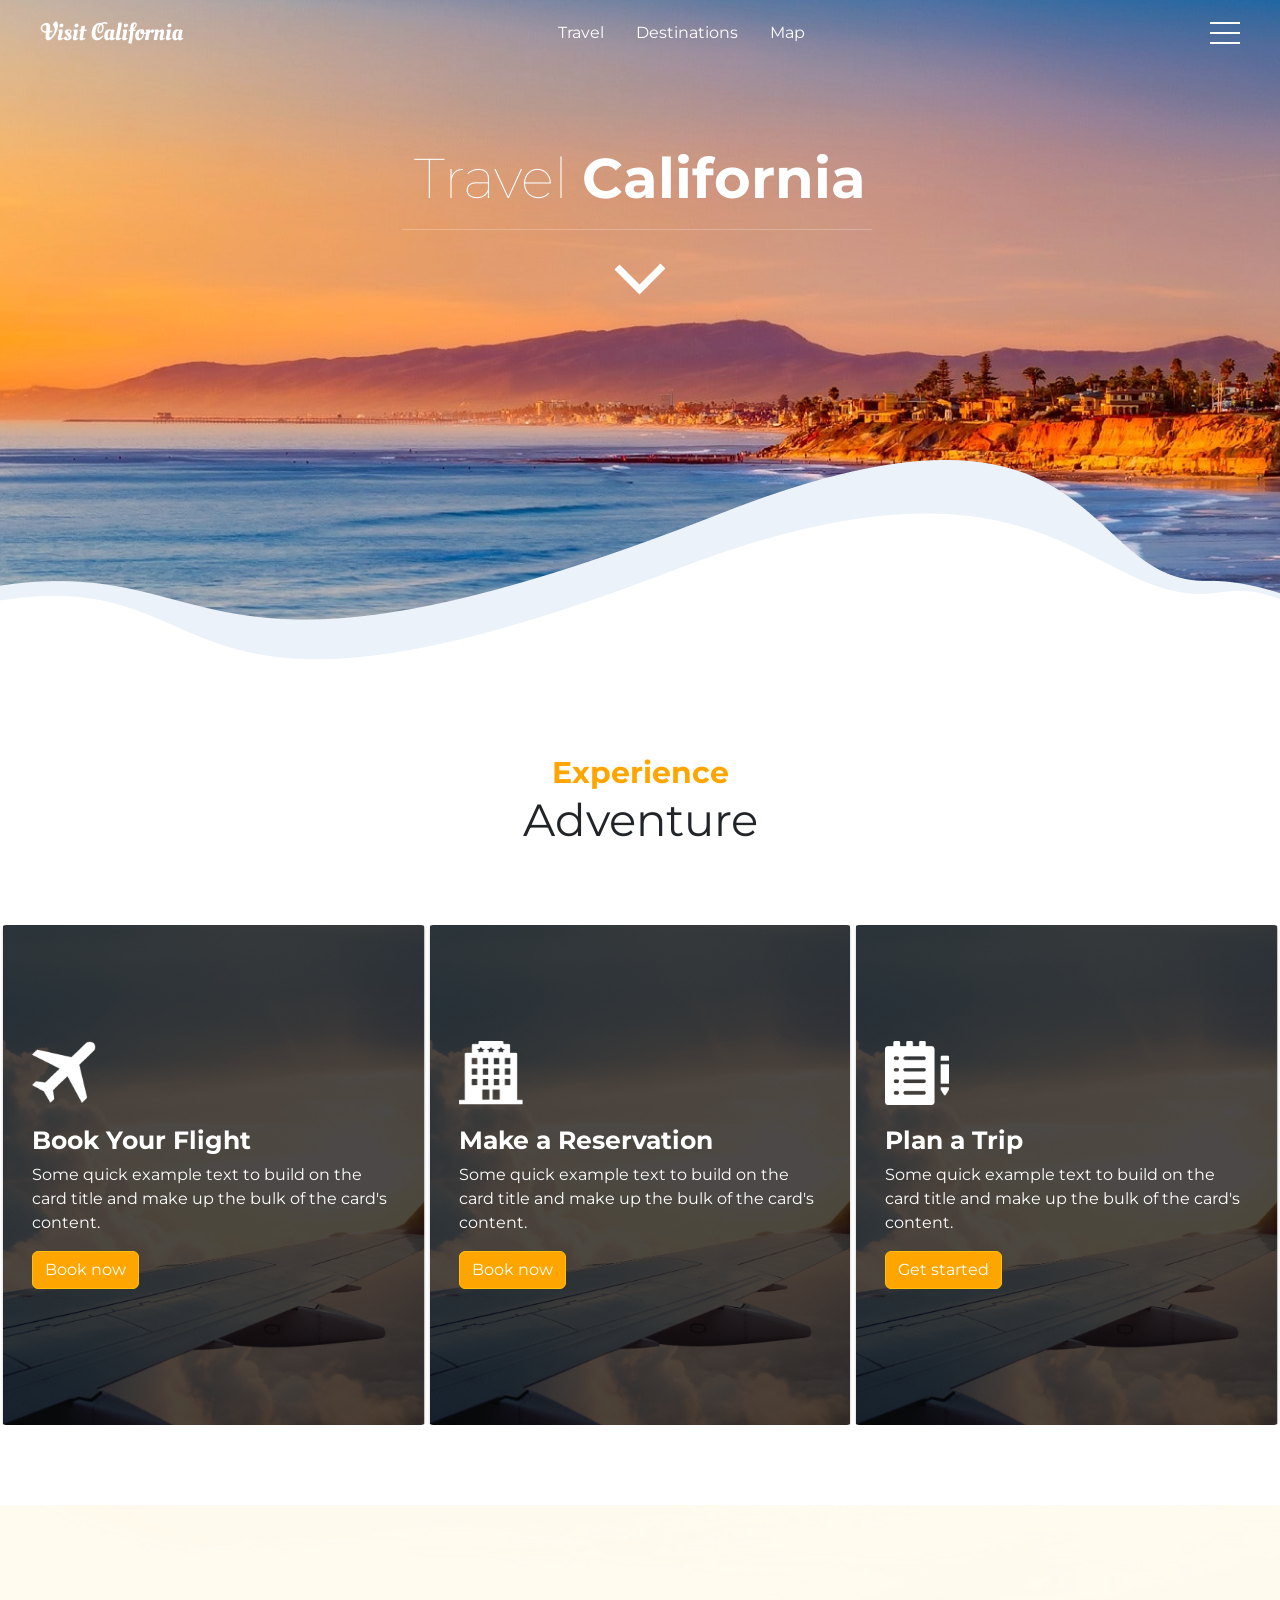
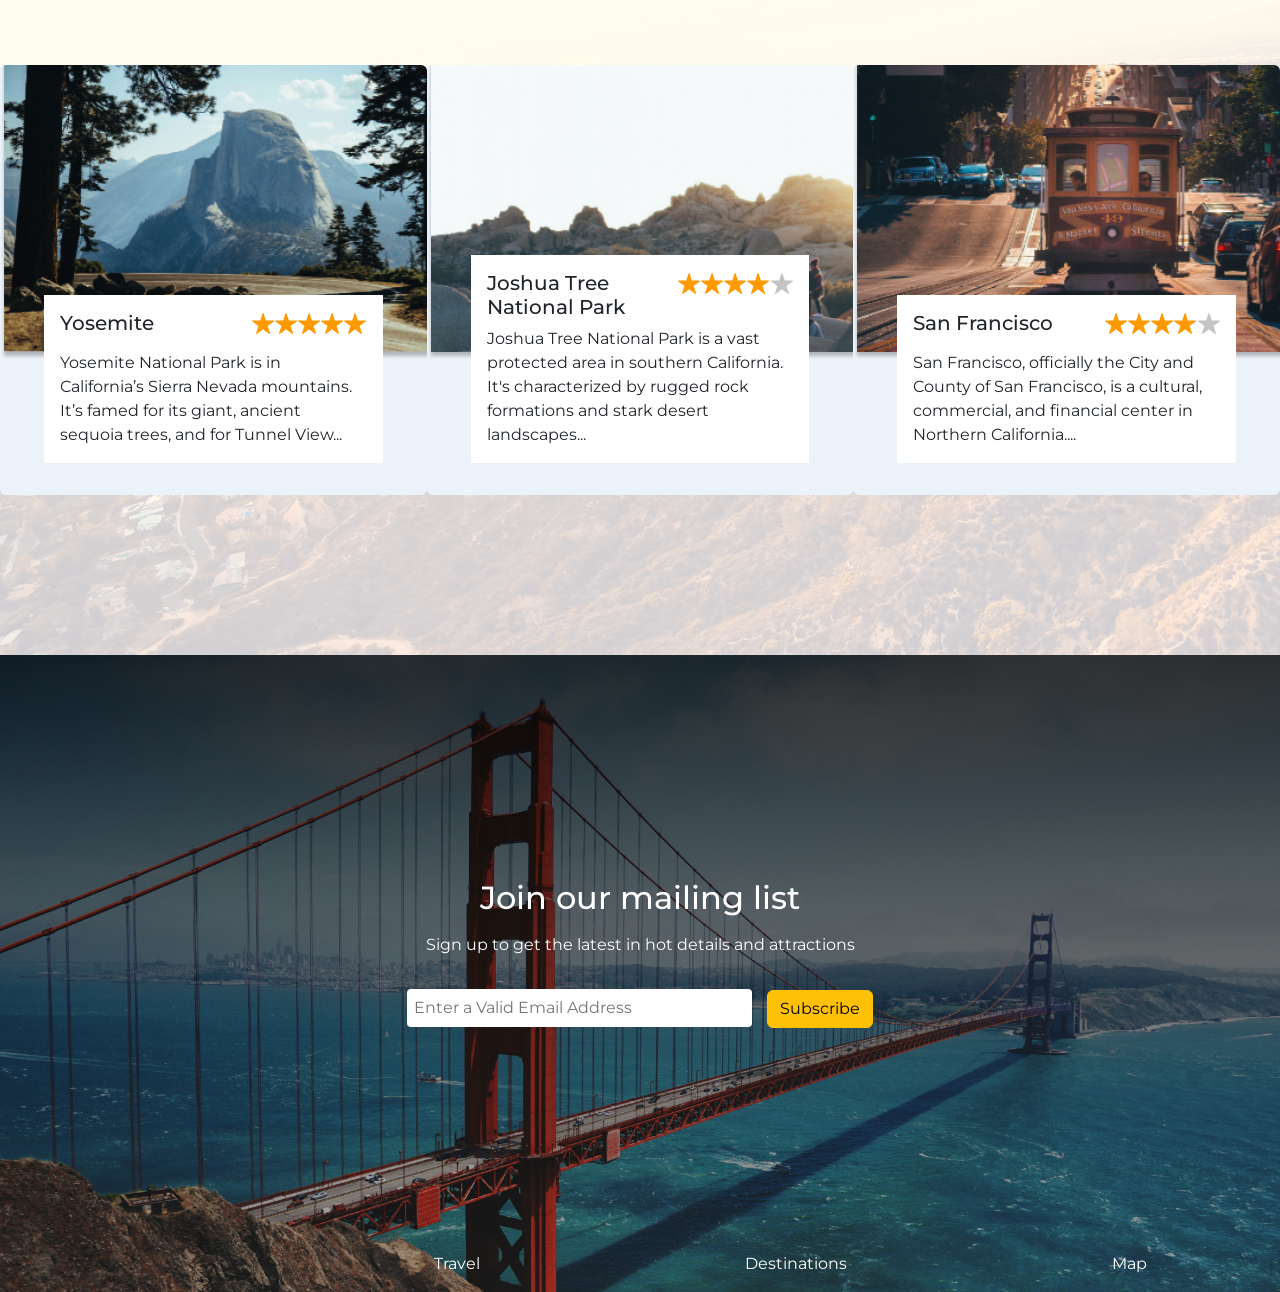
<file: index.html>
<!DOCTYPE html>
<html>
<head>
  <title>Travel California - Hooray!</title>
  <meta charset="UTF-8">
  <meta http-equiv="X-UA-Compatible" content="IE=edge">
  <meta name="viewport" content="width=device-width, initial-scale=1.0">
  <link href="https://cdn.jsdelivr.net/npm/bootstrap@5.0.0-beta3/dist/css/bootstrap.min.css" rel="stylesheet" integrity="sha384-eOJMYsd53ii+scO/bJGFsiCZc+5NDVN2yr8+0RDqr0Ql0h+rP48ckxlpbzKgwra6" crossorigin="anonymous">
  <link rel="stylesheet" href="css/style.css">
  <link rel="preconnect" href="https://fonts.googleapis.com">
  <link rel="preconnect" href="https://fonts.gstatic.com" crossorigin>
  <link href="https://fonts.googleapis.com/css2?family=Montserrat:wght@400;600&display=swap" rel="stylesheet">
</head>
<body>
<section class="topBG" name="top">
  <nav class="topNav">
    <div class="logo"><img src="images/visitcalifornia-logo.png" alt="Logo - Visit California!"></div>
    <ul>
      <li><a href="#">Travel</a></li>
      <li><a href="#">Destinations</a></li>
      <li><a href="#">Map</a></li>
    </ul>
    <div class="hamburger">
      <img src="images/hamburger-menu.png" alt="menu">
    </div>
  </nav>
  <div class="jumbotron jumbotron-fluid">
    <div class="container">
      <h1 class="display-4">Travel <span class="california">California</span></h1>
      <hr>
      <img src="images/chevron.png" alt="Down arrow">
    </div>
  </div>
</section>
<section class="experienceAdventure">
  <div class="eaTitle">
    <div class="experience">Experience</div>
    <div class="adventure">Adventure</div>
  </div>
  <div class="container-fluid">
    <div class="row">
      <div class="card eaCard col-lg-4 col-md-12 col-sm-12">
        <img class="eaIcon" src="images/icon-plane.png" alt="Icon - Plane">
        <div class="card-body">
          <h5 class="card-title">Book Your Flight</h5>
          <p class="card-text">Some quick example text to build on the card title and make up the bulk of the card's content.</p>
          <a href="#" class="btn btn-warning">Book now</a>
        </div>
      </div>      
      <div class="card eaCard col-lg-4 col-md-12 col-sm-12">
        <img class="eaIcon" src="images/hotel-icon.png" alt="Icon - Plane">
        <div class="card-body">
          <h5 class="card-title">Make a Reservation</h5>
          <p class="card-text">Some quick example text to build on the card title and make up the bulk of the card's content.</p>
          <a href="#" class="btn btn-warning">Book now</a>
        </div>
      </div>
      <div class="card eaCard col-lg-4 col-md-12 col-sm-12">
        <img class="eaIcon" src="images/plan-trip-icon.png" alt="Icon - Plane">
        <div class="card-body">
          <h5 class="card-title">Plan a Trip</h5>
          <p class="card-text">Some quick example text to build on the card title and make up the bulk of the card's content.</p>
          <a href="#" class="btn btn-warning">Get started</a>
        </div>
      </div>
    </div>
  </div>
</section>
<div class="fixed-bottom chevronUp">
  <a href="#"><img src="images/chevron.png"></a>
</div>
<section class="locations">
  <div class="container-fluid">
    <div class="row">
      <div class="card yosemite col-lg-4 col-md-12 col-sm-12">
        <div class="card-body">
          <div class="cardtitleRatings">
            <h5 class="card-title">Yosemite</h5>
            <ul class="ratings">
              <li><img src="images/star.png" alt="star"></li>
              <li><img src="images/star.png" alt="star"></li>
              <li><img src="images/star.png" alt="star"></li>
              <li><img src="images/star.png" alt="star"></li>
              <li><img src="images/star.png" alt="star"></li>
            </ul>
          </div>
          <p class="card-text">Yosemite National Park is in California’s Sierra Nevada mountains. It’s famed for its giant, ancient sequoia trees, and for Tunnel View...</p>
        </div>
      </div>      
      <div class="card joshua col-lg-4 col-md-12 col-sm-12">
        <div class="card-body">
          <div class="cardtitleRatings">
            <h5 class="card-title">Joshua Tree National Park</h5>
            <ul class="ratings">
              <li><img src="images/star.png" alt="star"></li>
              <li><img src="images/star.png" alt="star"></0li>
              <li><img src="images/star.png" alt="star"></li>
              <li><img src="images/star.png" alt="star"></li>
              <li><img src="images/star-gray.png" alt="star"></li>
            </ul>
          </div>
          <p class="card-text">Joshua Tree National Park is a vast protected area in southern California. It's characterized by rugged rock formations and stark desert landscapes...</p>
        </div>
      </div>
      <div class="card sanFran col-lg-4 col-md-12 col-sm-12">
        <div class="card-body">
          <div class="cardtitleRatings">
            <h5 class="card-title">San Francisco</h5>
            <ul class="ratings">
              <li><img src="images/star.png" alt="star"></li>
              <li><img src="images/star.png" alt="star"></li>
              <li><img src="images/star.png" alt="star"></li>
              <li><img src="images/star.png" alt="star"></li>
              <li><img src="images/star-gray.png" alt="star"></li>
            </ul>
          </div>
          <p class="card-text">San Francisco, officially the City and County of San Francisco, is a cultural, commercial, and financial center in Northern California....</p>
        </div>
      </div>
    </div>
  </div>
</section>
<footer>
  <div class="footerContent">
    <h2>Join our mailing list</h2>
    <p>Sign up to get the latest in hot details and attractions</p>
    <div class="footerForm">
      <form action="#">
        <input type="text" id="fname" name="fname" placeholder="Enter a Valid Email Address">
        <a href="#" class="btn btn-warning">Subscribe</a>
      </form>
    </div>
  </div>
  <div class="bottomBar">
    <ul>
      <li>&nbsp;</li>
      <li><a href="#">Travel</a></li>
      <li><a href="#">Destinations</a></li>
      <li><a href="#">Map</a></li>
    </ul>
  </div>
</footer>
<script src="https://code.jquery.com/jquery-3.3.1.slim.min.js" integrity="sha384-q8i/X+965DzO0rT7abK41JStQIAqVgRVzpbzo5smXKp4YfRvH+8abtTE1Pi6jizo" crossorigin="anonymous"></script>
<script src="https://cdnjs.cloudflare.com/ajax/libs/popper.js/1.14.7/umd/popper.min.js" integrity="sha384-UO2eT0CpHqdSJQ6hJty5KVphtPhzWj9WO1clHTMGa3JDZwrnQq4sF86dIHNDz0W1" crossorigin="anonymous"></script>
<script src="https://stackpath.bootstrapcdn.com/bootstrap/4.3.1/js/bootstrap.min.js" integrity="sha384-JjSmVgyd0p3pXB1rRibZUAYoIIy6OrQ6VrjIEaFf/nJGzIxFDsf4x0xIM+B07jRM" crossorigin="anonymous"></script>
</body>
</html>
</file>
<file: css/style.css>
body {
    font-family: 'Montserrat', sans-serif;
}

.topBG {
    background-image: url('../images/heroImage.png');
    background-repeat: no-repeat;
    background-position-x: center;
    background-position-y: -170px;
    margin: 0;
    min-height: 670px;
}

.topNav {
    display: flex;
    justify-content: space-between;
    align-items: center;
    padding: 1em 2.5em;
}

.topNav ul {
    display: flex;
    margin: 0px;
    padding: 0px;
}

.topNav ul li {
    list-style-type: none;
    padding-right: 2em;
}

.topNav ul a {
    color: #fff;
    text-decoration: none;
}

.jumbotron {
    color: #fff;
    font-size: 40px;
    background-color: transparent;
}

.jumbotron hr {
    height: 1px;
    max-width: 470px;
    border: 0;
    background-color: #fafafa;
}

.jumbotron h1 {
    margin-bottom: .3em;
    font-weight: 100;
}

.jumbotron .container {
    max-width: 500px;
    margin: 2em auto;
    text-align: center;
}

.card {
    border:none;
}

.california {
    font-weight: bold;
}

.experienceAdventure, .locations .container-fluid {
    max-width: 1320px;
    margin: 5em auto;
}

.eaTitle {
    text-align: center;
    margin-bottom: 5em;
}

.eaCard {
    background-image: url('../images/adventure-card.png');
    background-repeat: no-repeat;
    height: 500px;
    color: #fff;
    background-size: cover;
    padding: 2em;
    display: flex;
    align-items: start;
    justify-content: center;
    border: 0;
}

.experienceAdventure .card-body {
    padding: 1.25em 0;
    flex: none;
}

.experienceAdventure .card .btn {
    color: #fff;
    background-color: orange;
}

.experienceAdventure .card-title {
    font-size: 25px;
    font-weight: bold;
}

.experience {
    font-size: 30px;
    color: orange;
    font-weight: bold;
}

.adventure {
    font-size: 45px;
    line-height: 50px;
}

.eaIcon {
    width: 64px;
    height: 64px;
}

.row {
    justify-content: space-between;
}

.locations {
    background-image: url('../images/hollywood.png');
    background-repeat: no-repeat;
    margin: 5em auto 0 auto;
    padding: 5em 0;
}

.locations .card {
    height: 430px;
    background-color: #ECF2F9;
    display: flex;
    justify-content: end;
}

.yosemite {
    background-image: url('../images/yosemite-background.png');
    background-repeat: no-repeat;
    background-position-y: -55px;
}

.joshua {
    background-image: url('../images/joshua-background.png');
    background-repeat: no-repeat;
    background-position-y: -55px;
}

.sanFran {
    background-image: url('../images/sf-background.png');
    background-repeat: no-repeat;
    background-position-y: -55px;
}

.locations .card-body {
    background-color: #fff;
    margin: 2em;
    flex: none;
}

.cardtitleRatings {
    display: flex;
    justify-content: space-between;
}

.ratings {
    display: flex;
}

.ratings li {
    list-style-type: none;
}

footer {
    background-image: url('../images/sf-bridge.png');
    background-repeat: no-repeat;
    background-size: cover;
    display: flex;
    flex-direction: column;
}

.footerContent {
    display: flex;
    justify-content: center;
    align-items: center;
    padding: 14em 2em;
    color: white;
    flex-direction: column;
}

.footerContent h2 {
    margin-bottom: .5em;
}

.footerContent p {
    margin-bottom: 2em;
}

.footerContent input {
    border: 0;
    padding: 7px;
    border-radius: 4px;
    width: 345px;
    margin-right: .7em;
}

.footerForm a {
    margin-top: -1px;
}

.bottomBar {
    width: 100%;
    align-self: end;
}

.bottomBar a {
    color: #fff;
    text-decoration: none;
}

.bottomBar ul {
    display: flex;
    justify-content: space-around;
}

.bottomBar ul li {
    list-style-type: none;
}

.chevronUp img {
    transform: rotate(180deg);
}

.fixed-bottom {
    padding: 1em 2em;
}

@media (max-width: 991px) { 
    .yosemite, .joshua {
        background-size: cover;
        margin-bottom: 2em;
    }
    .sanFran, .locations {
        background-size: cover;
    }

    .experienceAdventure, .locations .container-fluid {
        margin: 5em auto;
    }
}
</file>
